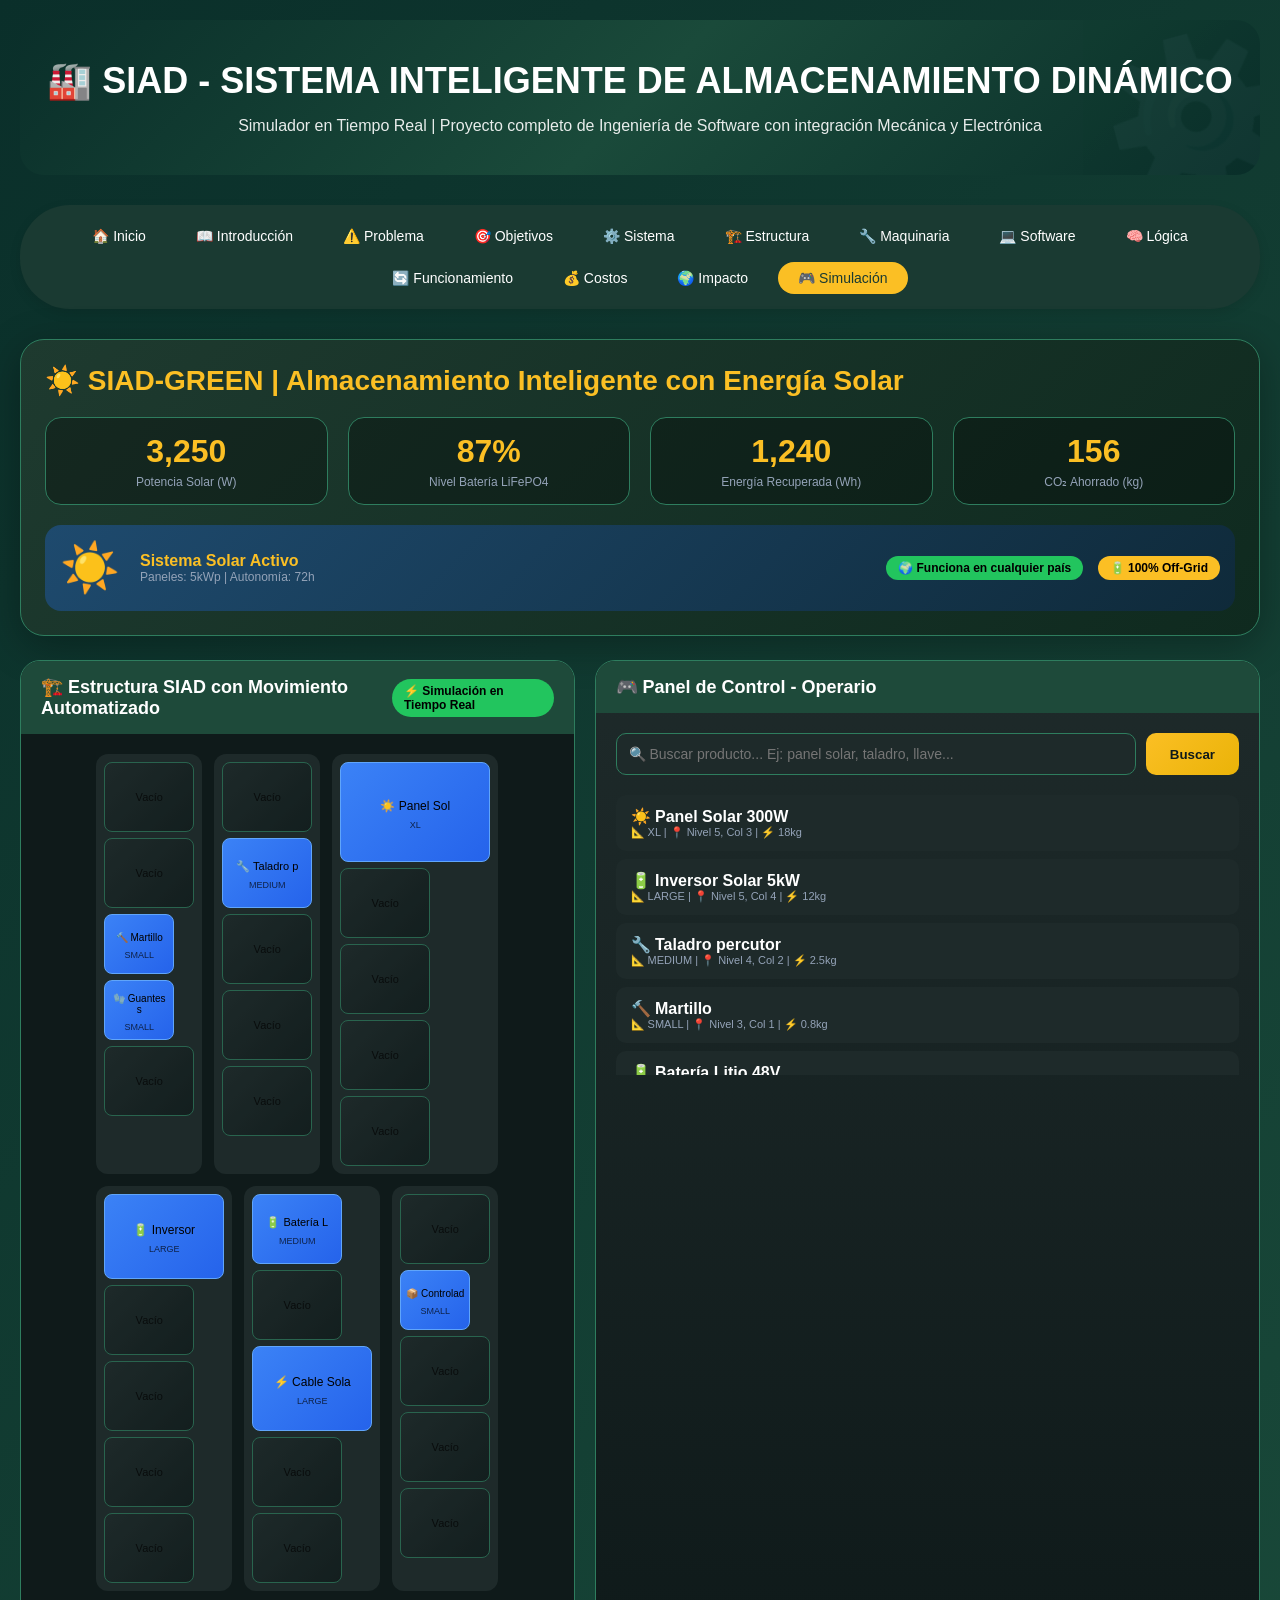
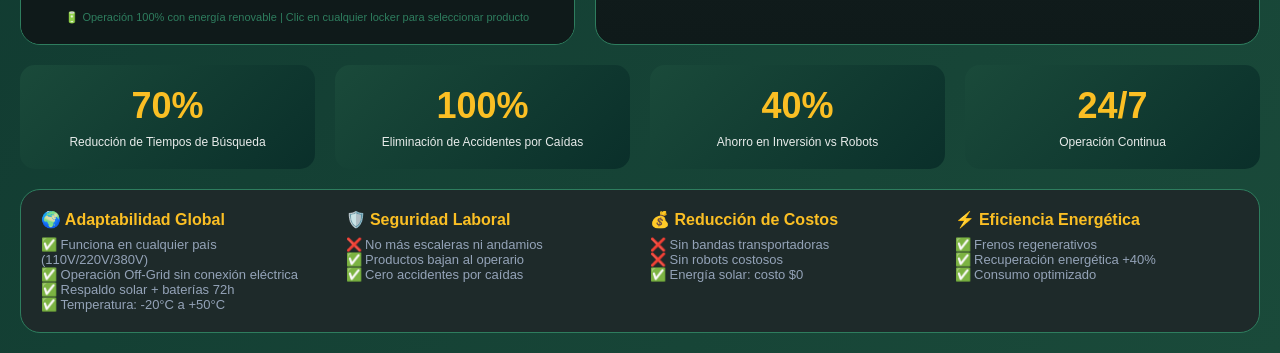
<file: proyecto/simulacion.html>
<!DOCTYPE html>
<html lang="es">
<head>
    <meta charset="UTF-8">
    <meta name="viewport" content="width=device-width, initial-scale=1.0, user-scalable=no">
    <title>SIAD - Simulador en Tiempo Real | Sistema Inteligente de Almacenamiento Dinámico</title>
    <style>
        * {
            margin: 0;
            padding: 0;
            box-sizing: border-box;
        }

        body {
            font-family: 'Segoe UI', Tahoma, Geneva, Verdana, sans-serif;
            background: linear-gradient(135deg, #0a2f2a 0%, #1a4a3a 100%);
            min-height: 100vh;
            padding: 20px;
        }

        /* Header */
        header {
            background: linear-gradient(135deg, #0a2f2a 0%, #1a4a3a 50%, #0a2f2a 100%);
            color: white;
            padding: 40px 20px;
            text-align: center;
            border-radius: 24px;
            margin-bottom: 30px;
            position: relative;
            overflow: hidden;
        }

        header::before {
            content: "⚙️";
            position: absolute;
            font-size: 150px;
            opacity: 0.05;
            bottom: -30px;
            right: -30px;
            transform: rotate(-15deg);
        }

        header h1 {
            font-size: 36px;
            margin-bottom: 15px;
            position: relative;
            z-index: 1;
        }

        header p {
            font-size: 16px;
            opacity: 0.9;
            position: relative;
            z-index: 1;
        }

        /* Navigation */
        nav {
            background: #1a3a32;
            padding: 15px 20px;
            border-radius: 50px;
            margin-bottom: 30px;
            display: flex;
            flex-wrap: wrap;
            justify-content: center;
            gap: 10px;
            box-shadow: 0 4px 12px rgba(0,0,0,0.1);
        }

        nav a {
            color: white;
            text-decoration: none;
            padding: 8px 20px;
            border-radius: 25px;
            transition: all 0.3s ease;
            font-size: 14px;
            font-weight: 500;
        }

        nav a:hover {
            background: #fbbf24;
            color: #1a3a32;
            transform: translateY(-2px);
        }

        .simulator-container {
            max-width: 1600px;
            margin: 0 auto;
        }

        /* Header Solar */
        .solar-header {
            background: linear-gradient(135deg, #1e3a2f 0%, #0f2a1f 100%);
            border-radius: 24px;
            padding: 24px;
            margin-bottom: 24px;
            border: 1px solid #2e7d5e;
            box-shadow: 0 10px 40px rgba(0,0,0,0.3);
        }

        .solar-header h1 {
            color: #fbbf24;
            font-size: 28px;
            margin-bottom: 20px;
            display: flex;
            align-items: center;
            gap: 15px;
        }

        .energy-banner {
            display: grid;
            grid-template-columns: repeat(auto-fit, minmax(200px, 1fr));
            gap: 20px;
            margin-bottom: 20px;
        }

        .energy-card {
            background: rgba(0,0,0,0.3);
            border-radius: 16px;
            padding: 15px;
            text-align: center;
            border: 1px solid #2e7d5e;
            transition: transform 0.3s ease;
        }

        .energy-card:hover {
            transform: translateY(-5px);
        }

        .energy-card .value {
            font-size: 32px;
            font-weight: bold;
            color: #fbbf24;
        }

        .energy-card .label {
            font-size: 12px;
            color: #94a3b8;
            margin-top: 5px;
        }

        .solar-panel {
            background: linear-gradient(135deg, #1e4a6e, #0f2a3a);
            border-radius: 16px;
            padding: 15px;
            display: flex;
            align-items: center;
            justify-content: space-between;
            flex-wrap: wrap;
            gap: 15px;
        }

        .solar-status {
            display: flex;
            align-items: center;
            gap: 20px;
        }

        .sun-icon {
            font-size: 48px;
            animation: spin 20s linear infinite;
        }

        @keyframes spin {
            from { transform: rotate(0deg); }
            to { transform: rotate(360deg); }
        }

        /* Main Dashboard */
        .main-dashboard {
            display: grid;
            grid-template-columns: 1fr 1.2fr;
            gap: 20px;
            margin-bottom: 20px;
        }

        .warehouse-panel {
            background: linear-gradient(180deg, #1e2a2a 0%, #0f1a1a 100%);
            border-radius: 20px;
            border: 1px solid #2e7d5e;
            overflow: hidden;
        }

        .panel-header {
            background: #1e4a3a;
            padding: 15px 20px;
            display: flex;
            justify-content: space-between;
            align-items: center;
        }

        .panel-header h3 {
            color: white;
            font-size: 18px;
        }

        .warehouse-view {
            padding: 20px;
            background: #0f1a1a;
            min-height: 500px;
            position: relative;
        }

        .rack-system {
            display: flex;
            gap: 12px;
            justify-content: center;
            flex-wrap: wrap;
            position: relative;
        }

        .rack-column {
            display: flex;
            flex-direction: column;
            gap: 6px;
            background: #1e2a2a;
            padding: 8px;
            border-radius: 12px;
            position: relative;
        }

        .locker {
            background: linear-gradient(135deg, #2d4a3a 0%, #1e3a2a 100%);
            border-radius: 8px;
            display: flex;
            flex-direction: column;
            align-items: center;
            justify-content: center;
            cursor: pointer;
            transition: all 0.3s ease;
            border: 1px solid #2e7d5e;
            position: relative;
            overflow: hidden;
        }

        .locker.size-small { width: 70px; height: 60px; font-size: 10px; }
        .locker.size-medium { width: 90px; height: 70px; font-size: 11px; }
        .locker.size-large { width: 120px; height: 85px; font-size: 12px; }
        .locker.size-xl { width: 150px; height: 100px; font-size: 12px; }

        .locker.occupied {
            background: linear-gradient(135deg, #3b82f6 0%, #2563eb 100%);
            border-color: #60a5fa;
        }

        .locker.moving {
            animation: shake 0.3s ease-in-out infinite;
            background: linear-gradient(135deg, #eab308 0%, #ca8a04 100%);
        }

        .locker.selected {
            box-shadow: 0 0 0 3px #fbbf24;
        }

        .locker.empty-locker {
            background: linear-gradient(135deg, #1e2a2a 0%, #0f1a1a 100%);
            opacity: 0.7;
        }

        @keyframes shake {
            0%, 100% { transform: translateX(0); }
            25% { transform: translateX(-5px); }
            75% { transform: translateX(5px); }
        }

        .locker-content {
            text-align: center;
            word-break: break-word;
            padding: 4px;
        }

        .locker-size-indicator {
            font-size: 9px;
            opacity: 0.7;
            margin-top: 3px;
        }

        .control-panel {
            background: linear-gradient(180deg, #1e2a2a 0%, #0f1a1a 100%);
            border-radius: 20px;
            border: 1px solid #2e7d5e;
            overflow: hidden;
        }

        .command-section {
            padding: 20px;
        }

        .search-input-group {
            display: flex;
            gap: 10px;
            margin-bottom: 20px;
        }

        .search-input-group input {
            flex: 1;
            padding: 12px;
            background: #1e2a2a;
            border: 1px solid #2e7d5e;
            border-radius: 10px;
            color: white;
            font-size: 14px;
        }

        .search-input-group input:focus {
            outline: none;
            border-color: #fbbf24;
        }

        .btn {
            padding: 12px 24px;
            border: none;
            border-radius: 10px;
            font-weight: bold;
            cursor: pointer;
            transition: transform 0.2s, box-shadow 0.2s;
        }

        .btn:hover {
            transform: translateY(-2px);
            box-shadow: 0 5px 15px rgba(0,0,0,0.3);
        }

        .btn-solar {
            background: linear-gradient(135deg, #fbbf24, #eab308);
            color: #0f1a1a;
        }

        .btn-success {
            background: linear-gradient(135deg, #22c55e, #16a34a);
            color: white;
        }

        .btn-danger {
            background: linear-gradient(135deg, #ef4444, #dc2626);
            color: white;
        }

        .btn:disabled {
            opacity: 0.5;
            cursor: not-allowed;
            transform: none;
        }

        .products-list {
            max-height: 280px;
            overflow-y: auto;
        }

        .product-card {
            background: #1e2a2a;
            border-radius: 10px;
            padding: 12px;
            margin-bottom: 8px;
            cursor: pointer;
            border-left: 3px solid transparent;
            transition: all 0.2s;
        }

        .product-card:hover {
            background: #2e3a3a;
            transform: translateX(5px);
        }

        .product-card.selected {
            border-left-color: #fbbf24;
            background: #2e4a3a;
        }

        .product-name {
            font-weight: bold;
            color: white;
        }

        .movement-timeline {
            background: #0f1a1a;
            border-radius: 8px;
            padding: 12px;
            height: 180px;
            overflow-y: auto;
            font-family: monospace;
            font-size: 12px;
            margin-top: 15px;
            border: 1px solid #2e7d5e;
        }

        .movement-step {
            padding: 6px;
            border-bottom: 1px solid #2e7d5e;
            color: #94a3b8;
            animation: fadeIn 0.3s;
        }

        .movement-step.active {
            color: #fbbf24;
            font-weight: bold;
            background: rgba(251, 191, 36, 0.1);
        }

        .movement-step.completed {
            color: #22c55e;
        }

        @keyframes fadeIn {
            from { opacity: 0; transform: translateX(-10px); }
            to { opacity: 1; transform: translateX(0); }
        }

        .badge {
            display: inline-block;
            padding: 5px 12px;
            border-radius: 20px;
            font-size: 12px;
            font-weight: bold;
        }

        .delivery-area {
            background: linear-gradient(135deg, #fbbf24, #eab308);
            border-radius: 12px;
            padding: 20px;
            margin-top: 20px;
            text-align: center;
            color: #0f1a1a;
            font-weight: bold;
            animation: fadeIn 0.5s;
        }

        /* Stats Cards */
        .stats-container {
            display: grid;
            grid-template-columns: repeat(auto-fit, minmax(200px, 1fr));
            gap: 20px;
            margin-top: 20px;
        }

        .stat-card {
            background: linear-gradient(135deg, #1a4a3a, #0a2f2a);
            color: white;
            padding: 20px;
            border-radius: 15px;
            text-align: center;
            transition: transform 0.3s ease;
        }

        .stat-card:hover {
            transform: translateY(-5px);
        }

        .stat-card .number {
            font-size: 36px;
            font-weight: bold;
            color: #fbbf24;
        }

        .stat-card .label {
            font-size: 12px;
            margin-top: 8px;
            opacity: 0.9;
        }

        @media (max-width: 1000px) {
            .main-dashboard {
                grid-template-columns: 1fr;
            }
            
            header h1 {
                font-size: 24px;
            }
            
            .locker.size-small { width: 55px; height: 50px; }
            .locker.size-medium { width: 70px; height: 60px; }
            .locker.size-large { width: 90px; height: 75px; }
            .locker.size-xl { width: 110px; height: 85px; }
        }
    </style>
</head>
<body>
    <header>
        <h1>🏭 SIAD - SISTEMA INTELIGENTE DE ALMACENAMIENTO DINÁMICO</h1>
        <p>Simulador en Tiempo Real | Proyecto completo de Ingeniería de Software con integración Mecánica y Electrónica</p>
    </header>

    <nav>
        <a href="./index.html">🏠 Inicio</a>
        <a href="./index.html#intro">📖 Introducción</a>
        <a href="./index.html#problema">⚠️ Problema</a>
        <a href="./index.html#objetivos">🎯 Objetivos</a>
        <a href="./index.html#sistema">⚙️ Sistema</a>
        <a href="./index.html#estructura">🏗️ Estructura</a>
        <a href="./index.html#maquinaria">🔧 Maquinaria</a>
        <a href="./index.html#software">💻 Software</a>
        <a href="./index.html#logica">🧠 Lógica</a>
        <a href="./index.html#funcionamiento">🔄 Funcionamiento</a>
        <a href="./index.html#costos">💰 Costos</a>
        <a href="./index.html#impacto">🌍 Impacto</a>
        <a href="./simulacion.html" style="background: #fbbf24; color: #1a3a32;">🎮 Simulación</a>
    </nav>

    <div class="simulator-container">
        <!-- HEADER SOLAR -->
        <div class="solar-header">
            <h1>☀️ SIAD-GREEN | Almacenamiento Inteligente con Energía Solar</h1>
            
            <div class="energy-banner">
                <div class="energy-card">
                    <div class="value" id="solarPower">3,250</div>
                    <div class="label">Potencia Solar (W)</div>
                </div>
                <div class="energy-card">
                    <div class="value" id="batteryLevel">87%</div>
                    <div class="label">Nivel Batería LiFePO4</div>
                </div>
                <div class="energy-card">
                    <div class="value" id="recoveredEnergy">1,240</div>
                    <div class="label">Energía Recuperada (Wh)</div>
                </div>
                <div class="energy-card">
                    <div class="value" id="co2Saved">156</div>
                    <div class="label">CO₂ Ahorrado (kg)</div>
                </div>
            </div>
            
            <div class="solar-panel">
                <div class="solar-status">
                    <div class="sun-icon">☀️</div>
                    <div>
                        <div style="color: #fbbf24; font-weight: bold;">Sistema Solar Activo</div>
                        <div style="font-size: 12px; color: #94a3b8;">Paneles: 5kWp | Autonomía: 72h</div>
                    </div>
                </div>
                <div>
                    <span class="badge" style="background: #22c55e;">🌍 Funciona en cualquier país</span>
                    <span class="badge" style="background: #fbbf24; margin-left: 10px;">🔋 100% Off-Grid</span>
                </div>
            </div>
        </div>

        <!-- MAIN DASHBOARD -->
        <div class="main-dashboard">
            <div class="warehouse-panel">
                <div class="panel-header">
                    <h3>🏗️ Estructura SIAD con Movimiento Automatizado</h3>
                    <div class="status-badge">
                        <span class="badge" style="background: #22c55e;">⚡ Simulación en Tiempo Real</span>
                    </div>
                </div>
                <div class="warehouse-view">
                    <div id="rackVisualization" class="rack-system"></div>
                    <div id="deliveryArea" class="delivery-area" style="display: none;">
                        🚚 ÁREA DE ENTREGA - Producto disponible
                    </div>
                    <div style="margin-top: 20px; text-align: center; font-size: 11px; color: #2e7d5e;">
                        🔋 Operación 100% con energía renovable | Clic en cualquier locker para seleccionar producto
                    </div>
                </div>
            </div>

            <div class="control-panel">
                <div class="panel-header">
                    <h3>🎮 Panel de Control - Operario</h3>
                </div>
                <div class="command-section">
                    <div class="search-input-group">
                        <input type="text" id="productSearch" placeholder="🔍 Buscar producto... Ej: panel solar, taladro, llave..." autocomplete="off">
                        <button class="btn btn-solar" onclick="searchProduct()">Buscar</button>
                    </div>

                    <div id="productsList" class="products-list"></div>

                    <div id="selectedProductPanel" style="display: none; margin-top: 20px;">
                        <div style="background: #fbbf24; color: #0f1a1a; padding: 10px; border-radius: 8px; font-weight: bold;">
                            📦 Producto Seleccionado
                        </div>
                        <div id="selectedInfo" style="margin-top: 10px; color: white;"></div>
                        <div style="display: flex; gap: 10px; margin-top: 15px;">
                            <button class="btn btn-success" id="executeBtn" onclick="executeMovement()" style="flex: 1;">
                                ⬇️ Traer producto (Energía Solar)
                            </button>
                            <button class="btn btn-danger" onclick="clearSelection()" style="flex: 1;">
                                Cancelar
                            </button>
                        </div>
                        <div id="movementSimulation" class="movement-timeline">
                            <div class="movement-step">⏳ Esperando comando...</div>
                        </div>
                    </div>
                </div>
            </div>
        </div>

        <!-- ESTADÍSTICAS DE RENDIMIENTO -->
        <div class="stats-container">
            <div class="stat-card">
                <div class="number">70%</div>
                <div class="label">Reducción de Tiempos de Búsqueda</div>
            </div>
            <div class="stat-card">
                <div class="number">100%</div>
                <div class="label">Eliminación de Accidentes por Caídas</div>
            </div>
            <div class="stat-card">
                <div class="number">40%</div>
                <div class="label">Ahorro en Inversión vs Robots</div>
            </div>
            <div class="stat-card">
                <div class="number">24/7</div>
                <div class="label">Operación Continua</div>
            </div>
        </div>

        <!-- INFO GLOBAL -->
        <div style="background: #1e2a2a; border-radius: 20px; margin-top: 20px; padding: 20px; border: 1px solid #2e7d5e;">
            <div style="display: grid; grid-template-columns: repeat(auto-fit, minmax(250px, 1fr)); gap: 20px;">
                <div>
                    <div style="color: #fbbf24; font-weight: bold;">🌍 Adaptabilidad Global</div>
                    <div style="font-size: 13px; color: #94a3b8; margin-top: 8px;">
                        ✅ Funciona en cualquier país (110V/220V/380V)<br>
                        ✅ Operación Off-Grid sin conexión eléctrica<br>
                        ✅ Respaldo solar + baterías 72h<br>
                        ✅ Temperatura: -20°C a +50°C
                    </div>
                </div>
                <div>
                    <div style="color: #fbbf24; font-weight: bold;">🛡️ Seguridad Laboral</div>
                    <div style="font-size: 13px; color: #94a3b8; margin-top: 8px;">
                        ❌ No más escaleras ni andamios<br>
                        ✅ Productos bajan al operario<br>
                        ✅ Cero accidentes por caídas
                    </div>
                </div>
                <div>
                    <div style="color: #fbbf24; font-weight: bold;">💰 Reducción de Costos</div>
                    <div style="font-size: 13px; color: #94a3b8; margin-top: 8px;">
                        ❌ Sin bandas transportadoras<br>
                        ❌ Sin robots costosos<br>
                        ✅ Energía solar: costo $0
                    </div>
                </div>
                <div>
                    <div style="color: #fbbf24; font-weight: bold;">⚡ Eficiencia Energética</div>
                    <div style="font-size: 13px; color: #94a3b8; margin-top: 8px;">
                        ✅ Frenos regenerativos<br>
                        ✅ Recuperación energética +40%<br>
                        ✅ Consumo optimizado
                    </div>
                </div>
            </div>
        </div>
    </div>

    <script>
        // =====================================================
        // SIAD-GREEN SIMULADOR EN TIEMPO REAL
        // =====================================================
        
        const CONFIG = { levels: 5, columns: 6 };
        
        const productsDB = [
            { id: 1, name: "☀️ Panel Solar 300W", category: "solar", size: "xl", level: 4, column: 2, weight: 18 },
            { id: 2, name: "🔋 Inversor Solar 5kW", category: "solar", size: "large", level: 4, column: 3, weight: 12 },
            { id: 3, name: "🔧 Taladro percutor", category: "herramientas", size: "medium", level: 3, column: 1, weight: 2.5 },
            { id: 4, name: "🔨 Martillo", category: "herramientas", size: "small", level: 2, column: 0, weight: 0.8 },
            { id: 5, name: "🔋 Batería Litio 48V", category: "solar", size: "medium", level: 4, column: 4, weight: 25 },
            { id: 6, name: "🧤 Guantes seguridad", category: "seguridad", size: "small", level: 1, column: 0, weight: 0.2 },
            { id: 7, name: "📦 Controlador MPPT", category: "solar", size: "small", level: 3, column: 5, weight: 1.5 },
            { id: 8, name: "⚡ Cable Solar 50m", category: "solar", size: "large", level: 2, column: 4, weight: 5 }
        ];
        
        let lockers = [];
        let selectedProduct = null;
        let isMoving = false;
        
        const sizeClass = { small: "size-small", medium: "size-medium", large: "size-large", xl: "size-xl" };
        
        function initSystem() {
            for (let level = CONFIG.levels - 1; level >= 0; level--) {
                for (let col = 0; col < CONFIG.columns; col++) {
                    lockers.push({ 
                        id: `L${level}-${col}`, 
                        level, 
                        column: col, 
                        occupied: false, 
                        product: null,
                        isMoving: false
                    });
                }
            }
            
            productsDB.forEach(product => {
                const locker = lockers.find(l => l.level === product.level && l.column === product.column);
                if (locker) { 
                    locker.occupied = true; 
                    locker.product = { ...product }; 
                }
            });
            
            renderWarehouse();
            renderProductsList();
            startEnergySimulation();
        }
        
        function renderWarehouse() {
            const container = document.getElementById('rackVisualization');
            container.innerHTML = '';
            
            for (let col = 0; col < CONFIG.columns; col++) {
                const columnDiv = document.createElement('div');
                columnDiv.className = 'rack-column';
                columnDiv.style.position = 'relative';
                
                for (let level = CONFIG.levels - 1; level >= 0; level--) {
                    const locker = lockers.find(l => l.level === level && l.column === col);
                    const lockerDiv = document.createElement('div');
                    
                    let size = "size-medium";
                    if (locker?.product) size = sizeClass[locker.product.size] || "size-medium";
                    lockerDiv.className = `locker ${size}`;
                    
                    if (locker?.occupied) lockerDiv.classList.add('occupied');
                    if (!locker?.occupied) lockerDiv.classList.add('empty-locker');
                    if (locker?.isMoving) lockerDiv.classList.add('moving');
                    if (selectedProduct && selectedProduct.column === col && selectedProduct.level === level) {
                        lockerDiv.classList.add('selected');
                    }
                    
                    lockerDiv.onclick = () => selectProductByPosition(level, col);
                    
                    if (locker?.product) {
                        lockerDiv.innerHTML = `
                            <div class="locker-content">${locker.product.name.substring(0, 12)}</div>
                            <div class="locker-size-indicator">${locker.product.size.toUpperCase()}</div>
                        `;
                    } else {
                        lockerDiv.innerHTML = `<div class="locker-content">Vacío</div>`;
                    }
                    
                    columnDiv.appendChild(lockerDiv);
                }
                container.appendChild(columnDiv);
            }
        }
        
        function renderProductsList(filter = '') {
            const container = document.getElementById('productsList');
            let filtered = productsDB;
            if (filter) filtered = productsDB.filter(p => p.name.toLowerCase().includes(filter.toLowerCase()));
            
            container.innerHTML = filtered.map(p => `
                <div class="product-card" onclick="selectProduct(${p.id})">
                    <div class="product-name">${p.name}</div>
                    <div class="product-details" style="font-size: 11px; color: #94a3b8;">
                        📐 ${p.size.toUpperCase()} | 📍 Nivel ${p.level+1}, Col ${p.column+1} | ⚡ ${p.weight}kg
                    </div>
                </div>
            `).join('');
        }
        
        function selectProduct(id) {
            if (isMoving) {
                addMovementLog("⏳ Sistema ocupado, espere...", "warning");
                return;
            }
            
            const product = productsDB.find(p => p.id === id);
            if (product) {
                selectedProduct = product;
                document.getElementById('selectedProductPanel').style.display = 'block';
                document.getElementById('selectedInfo').innerHTML = `
                    <div><strong>${product.name}</strong></div>
                    <div style="font-size: 12px;">📍 Ubicación: Nivel ${product.level+1} | Columna ${product.column+1}</div>
                    <div style="font-size: 12px;">📦 Tamaño: ${product.size.toUpperCase()} | Peso: ${product.weight}kg</div>
                    <div style="font-size: 12px; color: #fbbf24; margin-top: 5px;">⚡ Movimiento con Energía Solar</div>
                `;
                renderWarehouse();
                
                const timeline = document.getElementById('movementSimulation');
                timeline.innerHTML = '<div class="movement-step">✅ Producto seleccionado. Presiona "Traer producto" para iniciar el movimiento.</div>';
            }
        }
        
        function selectProductByPosition(level, col) {
            if (isMoving) return;
            const locker = lockers.find(l => l.level === level && l.column === col);
            if (locker?.product) selectProduct(locker.product.id);
        }
        
        function addMovementLog(message, type = 'active') {
            const timeline = document.getElementById('movementSimulation');
            const stepDiv = document.createElement('div');
            stepDiv.className = `movement-step ${type}`;
            stepDiv.innerHTML = message;
            timeline.appendChild(stepDiv);
            timeline.scrollTop = timeline.scrollHeight;
        }
        
        async function executeMovement() {
            if (!selectedProduct) {
                addMovementLog("❌ No hay producto seleccionado", "completed");
                return;
            }
            
            if (isMoving) {
                addMovementLog("⏳ Ya hay un movimiento en curso", "warning");
                return;
            }
            
            isMoving = true;
            const executeBtn = document.getElementById('executeBtn');
            executeBtn.disabled = true;
            
            const timeline = document.getElementById('movementSimulation');
            timeline.innerHTML = '';
            
            const currentLocker = lockers.find(l => l.level === selectedProduct.level && l.column === selectedProduct.column);
            if (!currentLocker) {
                addMovementLog("❌ Error: Producto no encontrado", "completed");
                isMoving = false;
                executeBtn.disabled = false;
                return;
            }
            
            currentLocker.isMoving = true;
            renderWarehouse();
            
            const steps = [
                { msg: "🔍 Localizando locker en posición...", delay: 500 },
                { msg: `📍 Locker encontrado en Nivel ${selectedProduct.level + 1}, Columna ${selectedProduct.column + 1}`, delay: 600 },
                { msg: "☀️ Verificando disponibilidad de energía solar...", delay: 500 },
                { msg: "✅ Energía solar disponible: 3,250W", delay: 500 },
                { msg: "🔄 Calculando ruta óptima con algoritmo A*...", delay: 700 },
                { msg: `⬅️ Movimiento horizontal: desplazamiento a columna de entrega (${selectedProduct.column + 1} → 1)`, delay: 800 },
                { msg: "⚙️ Activando motores paso a paso en rieles horizontales...", delay: 600 },
                { msg: `⬇️ Descenso vertical desde nivel ${selectedProduct.level + 1} hasta nivel 1`, delay: 800 },
                { msg: "🔋 Sistema de frenos regenerativos activado - Recuperación energética +40%", delay: 700 },
                { msg: "📍 Posicionamiento preciso en área de entrega...", delay: 600 },
                { msg: "🔓 Desbloqueo de puerta electrónica", delay: 500 },
                { msg: "📦 Producto disponible en área de entrega", delay: 500 }
            ];
            
            for (let i = 0; i < steps.length; i++) {
                addMovementLog(steps[i].msg, i === steps.length - 1 ? "completed" : "active");
                await new Promise(r => setTimeout(r, steps[i].delay));
            }
            
            const deliveryArea = document.getElementById('deliveryArea');
            deliveryArea.style.display = 'block';
            deliveryArea.innerHTML = `🚚 PRODUCTO ENTREGADO: ${selectedProduct.name} - ¡Retire su producto!`;
            
            updateStatsAfterMovement();
            
            currentLocker.occupied = false;
            currentLocker.product = null;
            currentLocker.isMoving = false;
            
            const productIndex = productsDB.findIndex(p => p.id === selectedProduct.id);
            if (productIndex !== -1) {
                productsDB.splice(productIndex, 1);
            }
            
            renderWarehouse();
            renderProductsList();
            
            addMovementLog("✅ Movimiento completado con energía solar - Cero emisiones de CO₂", "completed");
            addMovementLog("🔄 El sistema se está reorganizando para la siguiente operación...", "active");
            
            await new Promise(r => setTimeout(r, 1500));
            
            setTimeout(() => {
                deliveryArea.style.display = 'none';
            }, 3000);
            
            isMoving = false;
            executeBtn.disabled = false;
            clearSelection();
        }
        
        function updateStatsAfterMovement() {
            const recoveredElement = document.getElementById('recoveredEnergy');
            const co2Element = document.getElementById('co2Saved');
            
            if (recoveredElement) {
                let currentRecovered = parseInt(recoveredElement.innerText);
                currentRecovered += Math.floor(Math.random() * 50) + 30;
                recoveredElement.innerText = currentRecovered;
            }
            
            if (co2Element) {
                let currentCO2 = parseInt(co2Element.innerText);
                currentCO2 += Math.floor(Math.random() * 3) + 2;
                co2Element.innerText = currentCO2;
            }
        }
        
        function clearSelection() {
            if (isMoving) return;
            selectedProduct = null;
            document.getElementById('selectedProductPanel').style.display = 'none';
            renderWarehouse();
        }
        
        function searchProduct() {
            const query = document.getElementById('productSearch').value;
            renderProductsList(query);
        }
        
        function startEnergySimulation() {
            setInterval(() => {
                const solarElement = document.getElementById('solarPower');
                const batteryElement = document.getElementById('batteryLevel');
                
                if (solarElement && batteryElement) {
                    const currentSolar = parseInt(solarElement.innerText);
                    const variation = Math.floor(Math.random() * 400) - 200;
                    let newSolar = currentSolar + variation;
                    newSolar = Math.min(4500, Math.max(2000, newSolar));
                    solarElement.innerText = newSolar;
                    
                    let currentBattery = parseInt(batteryElement.innerText);
                    if (newSolar > 3500 && currentBattery < 95) {
                        currentBattery = Math.min(100, currentBattery + 1);
                        batteryElement.innerText = currentBattery + '%';
                    } else if (newSolar < 2500 && currentBattery > 20 && !isMoving) {
                        currentBattery = Math.max(20, currentBattery - 0.5);
                        batteryElement.innerText = Math.floor(currentBattery) + '%';
                    }
                }
            }, 3000);
        }
        
        initSystem();
    </script>
</body>
</html>
</file>
